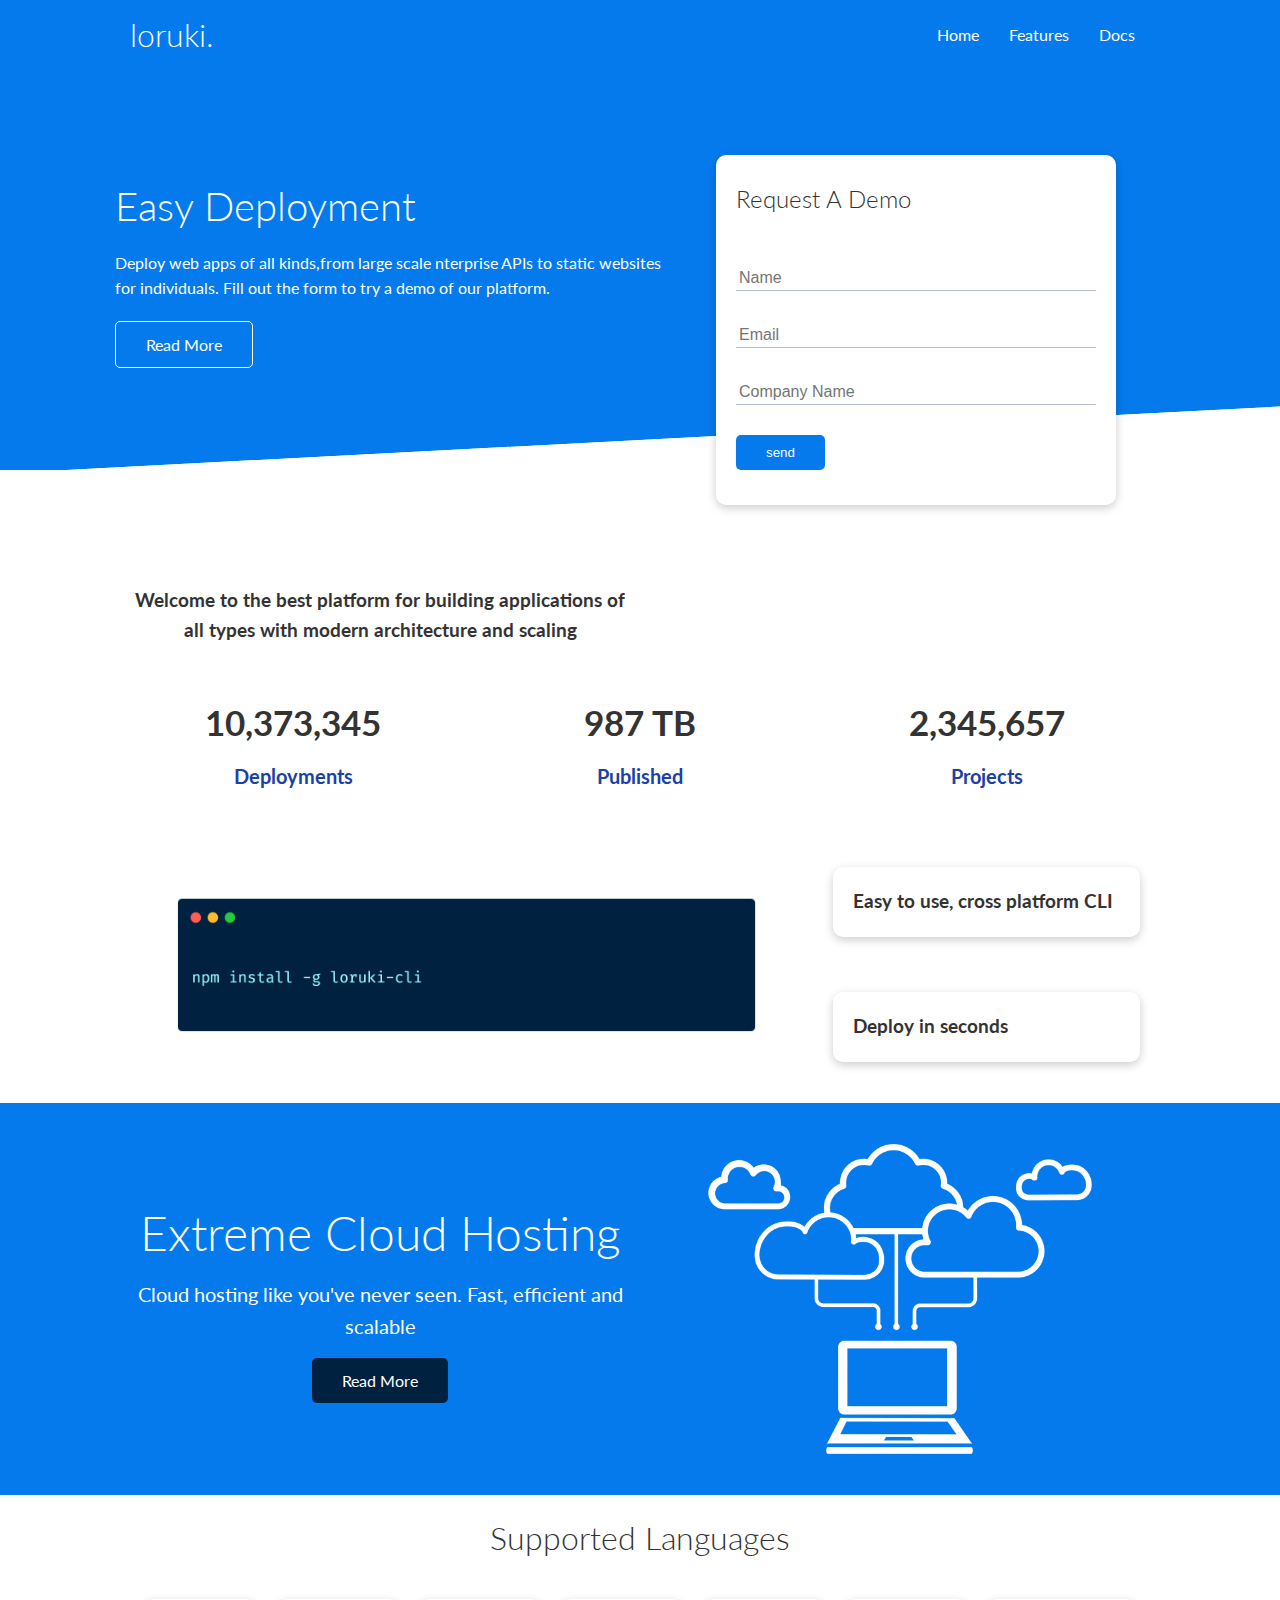
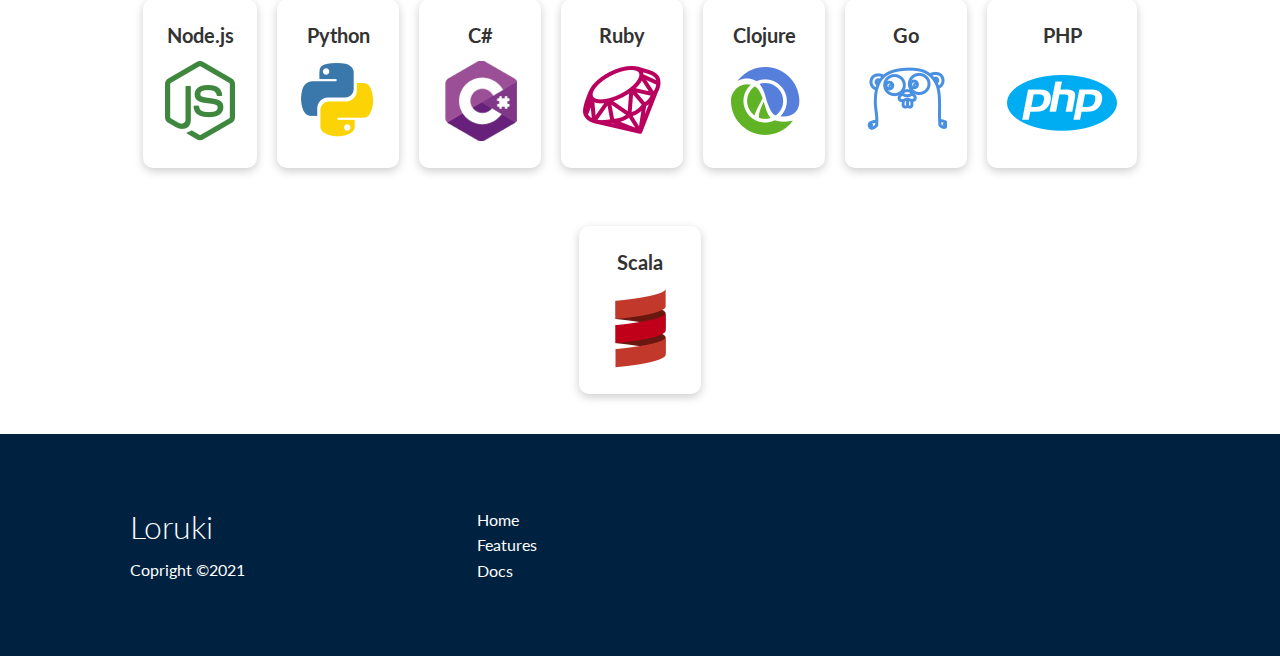
<file: index.html>
<!DOCTYPE html>
<html lang="en">
<head>
    <meta charset="UTF-8">
    <meta name="viewport" content="width=device-width, initial-scale=1.0">
    <link rel="stylesheet"href="https://cdnjs.cloudflare.com/ajax/libs/font-awesome/5.15.2/css/all.min.css" integrity="sha512-HK5fgLBL+xu6dm/Ii3z4xhlSUyZgTT9tuc/hSrtw6uzJOvgRr2a9jyxxT1ely+B+xFAmJKVSTbpM/CuL7qxO8w==" crossorigin="anonymous" />
    <link rel="stylesheet" href="css/style.css">
    <link rel="stylesheet" href="css/utilities.css">
    <title>Loruki | Cloud hosting for everyone</title>

</head>
<body>
    <!--nav bar-->
    <div class="navbar">
        <div class="container flex">
            <h1 class="logo">loruki.</h1>
            <nav>
                <ul>
                    <li><a href="index.html">Home</a></li>
                    <li><a href="features.html">Features</a></li>
                    <li><a href="docs.html">Docs</a></li>
                </ul>
            </div>
        </div>
    </div>

    <!--showcase-->

    <section class="showcase">
        <div class="container grid">
            <div class="showcase-text">
                <h1>Easy Deployment</h1>
                <p>Deploy web apps of all kinds,from
                large scale nterprise APIs to static 
                websites for individuals. Fill out the
                form to try a demo of our platform.
                </p><a href="features.html" class="btn btn-outline">Read More</a>
            </div>

            <div class="showcase-form card">
                <h2>Request A Demo</h2>
                <form name="contact" method="POST" data-netlify="true" 
                netlify-honeypot="bot-field">
                    <input type="hidden" name="form-name" value="contact">
                    <p class="hidden">
                        <label>Don’t fill this out if you’re human: <input name="bot-field" /></label>
                      </p>
                    <div class="form-control">
                        <input type="text" name="name" placeholder="Name" required >
                    </div>
                    <div class="form-control">
                        <input type="email" name="email" placeholder="Email" required>
                    </div>
                    <div class="form-control">
                        <input type="text" name="company name" placeholder="Company Name" required>
                    </div>
                    <input type="submit" value="send" class="btn btn-primary">
                </form>
            </div>
        </div>

    </section>

    <!--stats-->

    <section class="stats">
        <div class="container">
            <h3 class="stats-heading text-center my-1">
                Welcome to the best platform for building applications
                of all types with modern architecture and scaling
            </h3>
            <div class="grid grid-3 text-center my-4">
                <div>
                    <i class="fas fa-server fa-3x"></i>
                    <h3>10,373,345</h3>
                    <p class="text-secondary">Deployments</p>
                </div>
                <div>
                    <i class="fas fa-upload fa-3x"></i>
                    <h3>987 TB</h3>
                    <p class="text-secondary">Published</p>
                </div>
                <div>
                    <i class="fas fa-project-diagram fa-3x"></i>
                    <h3>2,345,657</h3>
                    <p class="text-secondary">Projects</p>
                </div>
            </div> 

        </div>
    </section>

    <!--cli-->

    <section class="cli">
        <div class="container grid" >
            <img src="images/cli.png" alt="">
            <div class="card">
                <h3>Easy to use, cross platform CLI</h3>
            </div>
            <div class="card">
                <h3>Deploy in seconds</h3>
            </div>
        </div>
    </section>

    <!--cloud-->
    <section class="cloud bg-primary my-2 py-2">
        <div class="container grid">
            <div class="text-center">
                <h2 class="lg">Extreme Cloud Hosting</h2>
                <p class="lead my-1">Cloud hosting like you've
                    never seen. Fast, efficient and scalable</p>
                <a href="features.html" class="btn btn-dark">
                    Read More
                </a>
            </div>
            <img src="images/cloud.png" alt="">
        </div>


    </section>

    <!--Languages-->
    <section class="languages">
        <h2 class="md text-center my-2">
            Supported Languages
        </h2>
        <div class="container flex">
            <div class="card">
                <h4>Node.js</h4>
                <img src="images/logos/node.png">
            </div>
            <div class="card">
                <h4>Python</h4>
                <img src="images/logos/python.png">
            </div>
            <div class="card">
                <h4>C#</h4>
                <img src="images/logos/csharp.png">
            </div>
            <div class="card">
                <h4>Ruby</h4>
                <img src="images/logos/ruby.png">
            </div>
            <div class="card">
                <h4>Clojure</h4>
                <img src="images/logos/clojure.png">
            </div>
            <div class="card">
                <h4>Go</h4>
                <img src="images/logos/go.png">
            </div>
            <div class="card">
                <h4>PHP</h4>
                <img src="images/logos/php.png">
            </div>
            <div class="card">
                <h4>Scala</h4>
                <img src="images/logos/scala.png">
            </div>
        </div>
    </section>

    <!--footer-->

    <footer class="footer bg-dark py-5">
        <div class="container grid grid-3">
            <div>
                <h1>Loruki</h1>
                <p>Copright &copy;2021</p>
            </div>
            <nav>
                <ul>
                    <li><a href="index.html">Home</a></li>
                    <li><a href="features.html">Features</a></li>
                    <li><a href="docs.html">Docs</a></li>
                </ul>
            </nav>
            <div class="social">
                <a href="#"><i class="fab fa-github fa-2x"></i></a>
                <a href="#"><i class="fab fa-facebok fa-2x"></i></a>
                <a href="#"><i class="fab fa-instagram fa-2x"></i></a>
                <a href="#"><i class="fab fa-twitter fa-2x"></i></a>
            </div>
        </div>
    </footer>

    
</body>
</html>
</file>
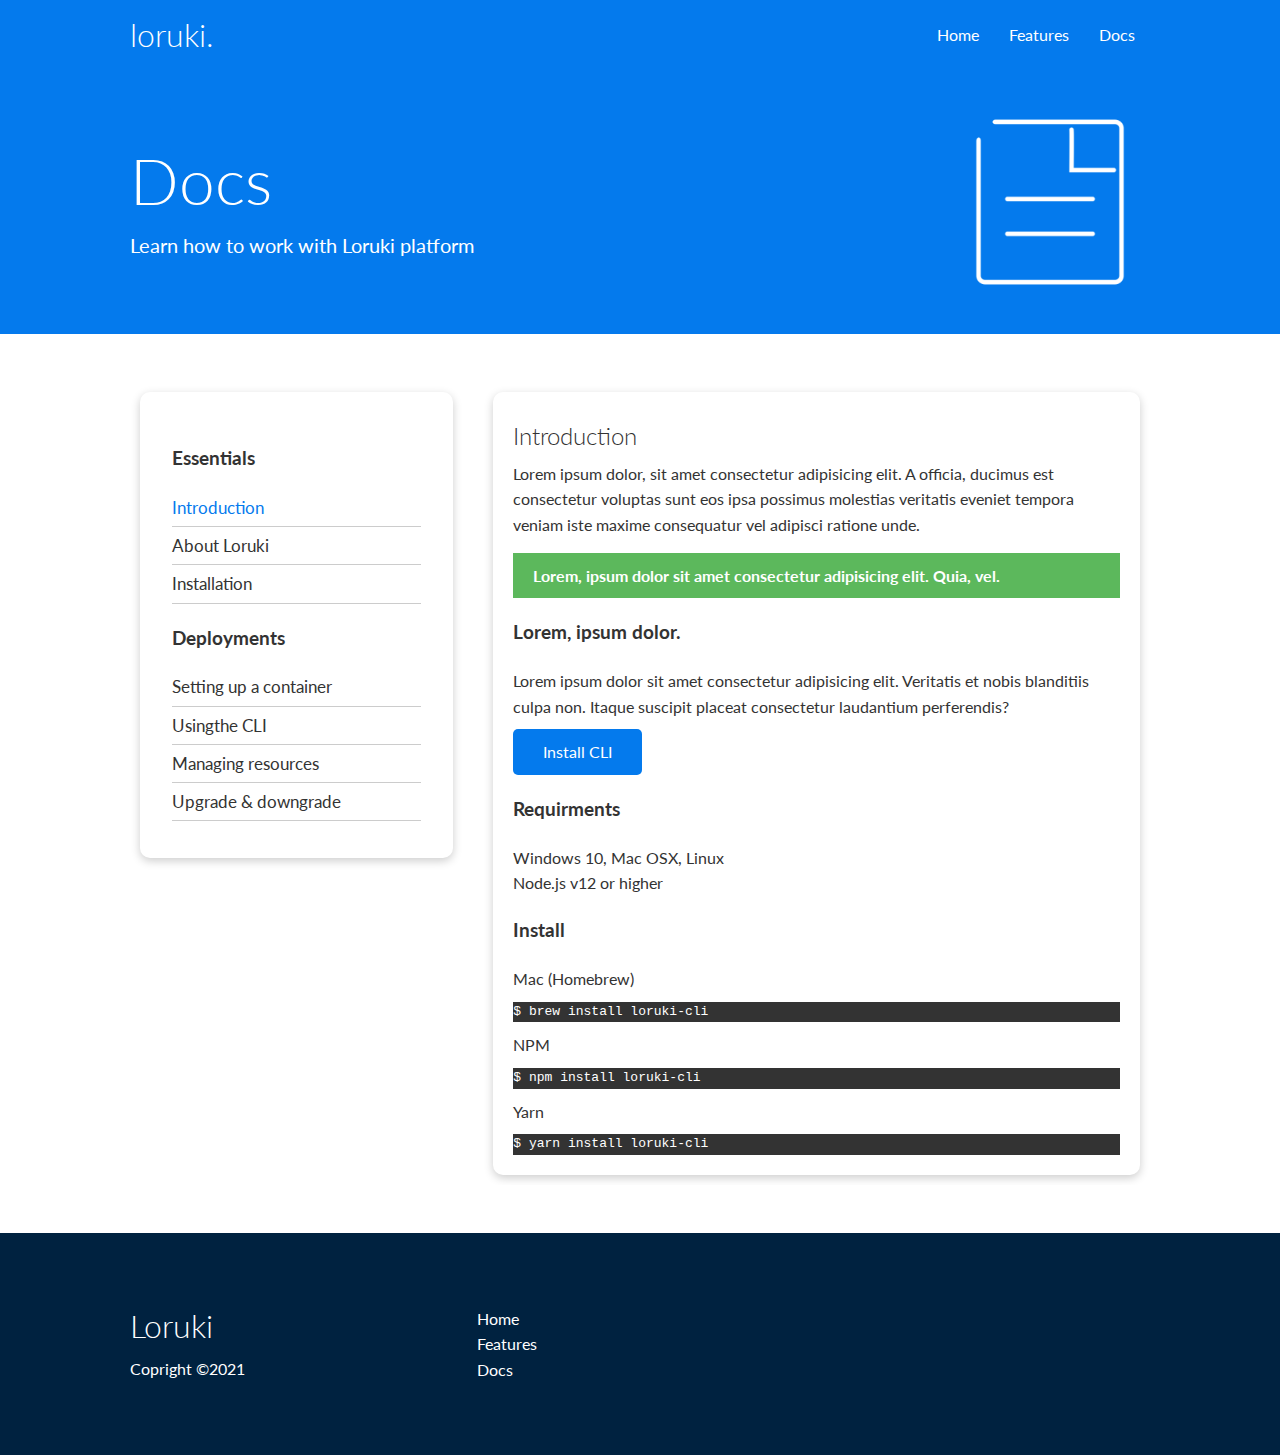
<file: docs.html>
<!DOCTYPE html>
<html lang="en">
<head>
    <meta charset="UTF-8">
    <meta name="viewport" content="width=device-width, initial-scale=1.0">
    <link rel="stylesheet"href="https://cdnjs.cloudflare.com/ajax/libs/font-awesome/5.15.2/css/all.min.css" integrity="sha512-HK5fgLBL+xu6dm/Ii3z4xhlSUyZgTT9tuc/hSrtw6uzJOvgRr2a9jyxxT1ely+B+xFAmJKVSTbpM/CuL7qxO8w==" crossorigin="anonymous" />
    <link rel="stylesheet" href="css/style.css">
    <link rel="stylesheet" href="css/utilities.css">
    <title>Loruki | Cloud hosting for everyone</title>

</head>
<body>
    <!--nav bar-->
    <div class="navbar">
        <div class="container flex">
            <h1 class="logo">loruki.</h1>
            <nav>
                <ul>
                    <li><a href="index.html">Home</a></li>
                    <li><a href="features.html">Features</a></li>
                    <li><a href="docs.html">Docs</a></li>
                </ul>
            </div>
        </div>
    </div>

    <!--head-->
    <section class="docs-head bg-primary py-3">
        <div class="container grid">
            <div>
                <h1 class="xl">Docs</h1>
                <p class="lead">
                    Learn how to work with Loruki platform
                </p>
            </div>
            <img src="images/docs.png" alt="">
        </div>
    </section>
   
    <!--docs main-->
    <section class="docs-main my-4">
        <div class="container grid">
            <div class="card p-3">
                <h3 class="my-2">Essentials</h3>
                <nav>
                    <ul>
                        <li><a class="text-primary" href="#">Introduction</a></li>
                        <li><a href="#">About Loruki</a></li>
                        <li><a href="#">Installation</a></li>
                    </ul>
                </nav>
                <h3 class="my-2">Deployments</h3>
                <nav>
                    <ul>
                        <li><a href="#">Setting up a container</a></li>
                        <li><a href="#">Usingthe CLI</a></li>
                        <li><a href="#">Managing resources</a></li>
                        <li><a href="#">Upgrade & downgrade</a></li>
                    </ul>
                </nav>
            </div>
            <div class="card">
                <h2>Introduction</h2>
                <p>Lorem ipsum dolor, sit amet consectetur adipisicing elit. 
                    A officia, ducimus est consectetur voluptas sunt eos ipsa 
                    possimus molestias veritatis eveniet tempora veniam iste 
                    maxime consequatur vel adipisci ratione unde.</p>
                <div class="alert alert-success">
                    <i class="fa fa-info"></i>Lorem, ipsum dolor sit amet 
                    consectetur adipisicing elit. Quia, vel.
                </div>
                
                <h3>Lorem, ipsum dolor.</h3>
                <p>Lorem ipsum dolor sit amet consectetur adipisicing elit. 
                    Veritatis et nobis blanditiis culpa non. Itaque suscipit 
                    placeat consectetur laudantium perferendis?</p>
                    <a href="#" class="btn btn-primary">Install CLI</a>
                
                <h3>Requirments</h3>
                <ul>
                    <li>Windows 10, Mac OSX, Linux</li>
                    <li>Node.js v12 or higher</li>
                </ul>

                <h3>Install</h3>
                <p>Mac (Homebrew)</p>
                <pre><code>$ brew install loruki-cli</code></pre>
                <p>NPM</p>
                <pre><code>$ npm install loruki-cli</code></pre>
                <p>Yarn</p>
                <pre><code>$ yarn install loruki-cli</code></pre>
            </div>  
        </div>
    </section>
    
    <!--footer-->

    <footer class="footer bg-dark py-5">
        <div class="container grid grid-3">
            <div>
                <h1>Loruki</h1>
                <p>Copright &copy;2021</p>
            </div>
            <nav>
                <ul>
                    <li><a href="index.html">Home</a></li>
                    <li><a href="features.html">Features</a></li>
                    <li><a href="docs.html">Docs</a></li>
                </ul>
            </nav>
            <div class="social">
                <a href="#"><i class="fab fa-github fa-2x"></i></a>
                <a href="#"><i class="fab fa-facebok fa-2x"></i></a>
                <a href="#"><i class="fab fa-instagram fa-2x"></i></a>
                <a href="#"><i class="fab fa-twitter fa-2x"></i></a>
            </div>
        </div>
    </footer>

    
</body>
</html>
</file>
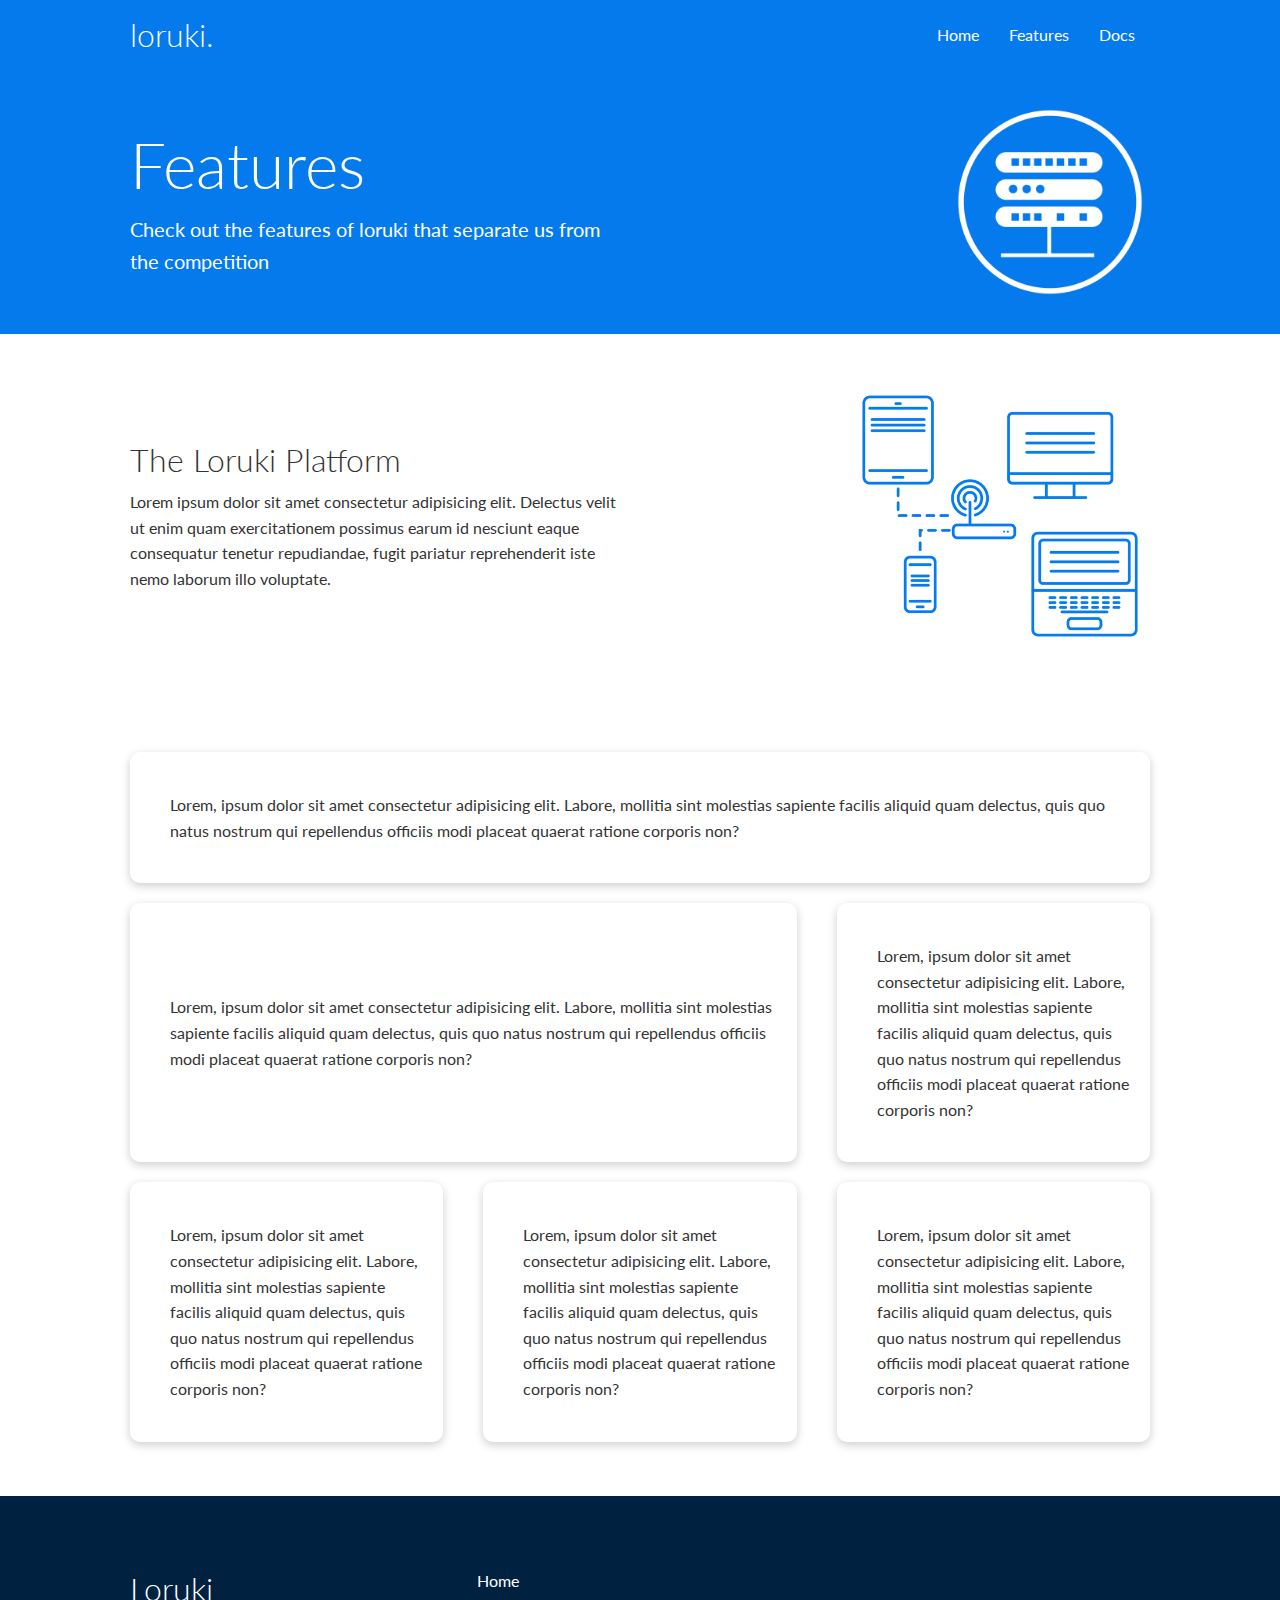
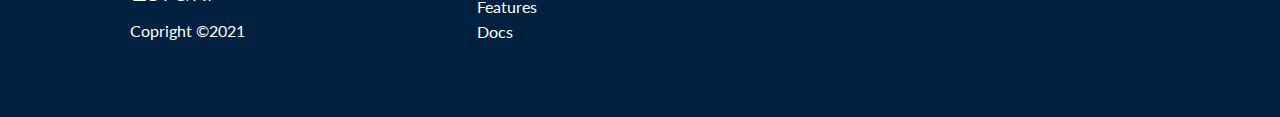
<file: features.html>
<!DOCTYPE html>
<html lang="en">
<head>
    <meta charset="UTF-8">
    <meta name="viewport" content="width=device-width, initial-scale=1.0">
    <link rel="stylesheet"href="https://cdnjs.cloudflare.com/ajax/libs/font-awesome/5.15.2/css/all.min.css" integrity="sha512-HK5fgLBL+xu6dm/Ii3z4xhlSUyZgTT9tuc/hSrtw6uzJOvgRr2a9jyxxT1ely+B+xFAmJKVSTbpM/CuL7qxO8w==" crossorigin="anonymous" />
    <link rel="stylesheet" href="css/style.css">
    <link rel="stylesheet" href="css/utilities.css">
    <title>Loruki | Cloud hosting for everyone</title>

</head>
<body>
    <!--nav bar-->
    <div class="navbar">
        <div class="container flex">
            <h1 class="logo">loruki.</h1>
            <nav>
                <ul>
                    <li><a href="index.html">Home</a></li>
                    <li><a href="features.html">Features</a></li>
                    <li><a href="docs.html">Docs</a></li>
                </ul>
            </div>
        </div>
    </div>

    <!--head-->
    <section class="features-head bg-primary py-3">
        <div class="container grid">
            <div>
                <h1 class="xl">Features</h1>
                <p class="lead">
                Check out the features of loruki that
                separate us from the competition
                </p>
            </div>
            <img src="images/server.png" alt="">
        </div>
    </section>
    <!--sub-head-->
    <section class="features-sub-head py-3">
        <div class="container grid">
            <div>
                <h1 class="md">The Loruki Platform</h1>
                <p>
                    Lorem ipsum dolor sit amet consectetur 
                    adipisicing elit. Delectus velit ut enim 
                    quam exercitationem possimus earum id 
                    nesciunt eaque consequatur tenetur 
                    repudiandae, fugit pariatur reprehenderit 
                    iste nemo laborum illo voluptate.
                </p>
            </div>
            <img src="images/server2.png" alt="">
        </div>
    </section>
    <section class="features-main my-2">
        <div class="container grid grid-3">
            <div class="card flex">
                <i class="fas fa-server fa-3x"></i>
                <p>
                    Lorem, ipsum dolor sit amet consectetur 
                    adipisicing elit. Labore, mollitia sint 
                    molestias sapiente facilis aliquid quam 
                    delectus, quis quo natus nostrum qui 
                    repellendus officiis modi placeat quaerat 
                    ratione corporis non?
                </p>
            </div>
            <div class="card flex">
                <i class="fas fa-database fa-3x"></i>
                <p>
                    Lorem, ipsum dolor sit amet consectetur 
                    adipisicing elit. Labore, mollitia sint 
                    molestias sapiente facilis aliquid quam 
                    delectus, quis quo natus nostrum qui 
                    repellendus officiis modi placeat quaerat 
                    ratione corporis non?
                </p>
            </div>
            <div class="card flex">
                <i class="fas fa-power-off fa-3x"></i>
                <p>
                    Lorem, ipsum dolor sit amet consectetur 
                    adipisicing elit. Labore, mollitia sint 
                    molestias sapiente facilis aliquid quam 
                    delectus, quis quo natus nostrum qui 
                    repellendus officiis modi placeat quaerat 
                    ratione corporis non?
                </p>
            </div>
            <div class="card flex">
                <i class="fas fa-upload fa-3x"></i>
                <p>
                    Lorem, ipsum dolor sit amet consectetur 
                    adipisicing elit. Labore, mollitia sint 
                    molestias sapiente facilis aliquid quam 
                    delectus, quis quo natus nostrum qui 
                    repellendus officiis modi placeat quaerat 
                    ratione corporis non?
                </p>
            </div>
            <div class="card flex">
                <i class="fas fa-laptop-code
                 fa-3x"></i>
                <p>
                    Lorem, ipsum dolor sit amet consectetur 
                    adipisicing elit. Labore, mollitia sint 
                    molestias sapiente facilis aliquid quam 
                    delectus, quis quo natus nostrum qui 
                    repellendus officiis modi placeat quaerat 
                    ratione corporis non?
                </p>
            </div>
            <div class="card flex">
                <i class="fas fa-network-wired fa-3x"></i>
                <p>
                    Lorem, ipsum dolor sit amet consectetur 
                    adipisicing elit. Labore, mollitia sint 
                    molestias sapiente facilis aliquid quam 
                    delectus, quis quo natus nostrum qui 
                    repellendus officiis modi placeat quaerat 
                    ratione corporis non?
                </p>
            </div>
        </div>

    </section>
    
    
    <!--footer-->

    <footer class="footer bg-dark py-5">
        <div class="container grid grid-3">
            <div>
                <h1>Loruki</h1>
                <p>Copright &copy;2021</p>
            </div>
            <nav>
                <ul>
                    <li><a href="index.html">Home</a></li>
                    <li><a href="features.html">Features</a></li>
                    <li><a href="docs.html">Docs</a></li>
                </ul>
            </nav>
            <div class="social">
                <a href="#"><i class="fab fa-github fa-2x"></i></a>
                <a href="#"><i class="fab fa-facebok fa-2x"></i></a>
                <a href="#"><i class="fab fa-instagram fa-2x"></i></a>
                <a href="#"><i class="fab fa-twitter fa-2x"></i></a>
            </div>
        </div>
    </footer>

    
</body>
</html>
</file>
<file: css/style.css>
@import url('https://fonts.googleapis.com/css2?family=Lato:wght@300&display=swap');


:root {
    --primary-color: #047aed;
    --secondary-color: #1c3fa8;
    --dark-color: #002240;
    --light-color: #f4f4f4;
    --success-color: #5cb85c;
    --error-color: #d9534f;
}


* {
    box-sizing: border-box;
    padding: 0;
    margin: 0;
}

body {
    font-family: 'Lato', sans-serif;
    color: #333;
    line-height: 1.6;
}

ul {
    list-style-type: none;
}
 a {
     text-decoration: none;
     color: #333;
 }

 h1,
 h2 {
     font-weight: 300;
     line-height: 1.2;
     margin: 10px 0;
 }

 p {
     margin: 10px 0;
 }

 img {
     width: 100%;
 }

 code, pre {
     background: #333;
     color: #fff;
 }

.hidden {
    visibility: hidden;
    height:0;
}

 /*navbar styling*/

 .navbar {
     background-color: var(--primary-color);
     color: #fff;
     height: 70px;
 }

 .navbar ul {
     display: flex;
 }

 .navbar a {
     color: #fff;
     padding: 10px;
     margin: 0 5px;
 }

 .navbar a:hover {
     border-bottom: 2px #fff solid;
 }

 .navbar .flex {
     justify-content: space-between;
 }

/*Showcase*/
.showcase {
height: 400px;
background-color: var(--primary-color);
color:#fff;
position: relative;
}

.showcase h1 {
    font-size: 40px;
}

.showcase p {
    margin: 20px 0;
}

.showcase .grid {
    overflow: visible;
    grid-template-columns: 55% 45%;
    gap: 30px;
    
}

.showcase-text {
    animation: slideInFromLeft 1s ease-in;
}

.showcase-form {
    position: relative;
    top: 60px;
    height: 350px;
    width: 400px;
    padding: 40px;
    z-index: 100;
    animation: slideInFromRight 1s ease-in;
}

.showcase-form .form-control {
    margin: 30px 0;
}

.showcase-form input[type='text'],
.showcase-form input[type=email] {
    border: 0;
    border-bottom: 1px solid #b4becb;
    width: 100%;
    font-size: 16px;
    padding: 3px;
}

.showcase-form input:focus {
    outline: none;
}

.showcase::before,
.showcase::after {
    content: '';
    position: absolute;
    height: 100px;
    bottom: -70px;
    right: 0;
    left: 0;
    background: #fff;
    transform: skewY(-3deg);
    -webkit-transform: skewY(-3deg);
    -moz-transform: skewY(-3deg);
    -ms-transform: skewY(-3deg);

}

/*Stats*/
.stats {
    padding-top: 100px;
    animation: slideInFromBottom 1s ease-in;
}

.stats-heading {
    max-width: 500px;
    margin: auto;
}
 
.stats .grid h3 {
    font-size: 35px;
}

.stats .grid p {
    font-size: 20px;
    font-weight: bold;
}

/*cli*/
.cli .grid{
    grid-template-columns: repeat(3, 1fr);
grid-template-rows: repeat(2, 1fr);
}

.cli .grid>*:first-child{
    grid-column: 1/span 2;
    grid-row: 1/span 2;
}

/*cloud*/

.cloud .grid{
    grid-template-columns:4fr,3fr ;
}

/*Languages*/

.languages .card{
    text-align: center;
    margin: 18px 10px 40px;
    transition: transform 0.2s ease-in-out;
}

.languages .flex{
    flex-wrap: wrap;
}

.languages .card h4{
    font-size: 20px;
    margin-bottom: 10px;
}

.languages .card:hover{
    transform: translateY(-15px);
}

/*features*/
.features-head img, .docs-head img{
    width: 200px;
    justify-self: flex-end;
}

.features-sub-head img{
    width: 300px;
    justify-self: flex-end;
}

.features-main .card > i{
    margin-right: 20px;
}

.features-main .grid{
    padding: 30px;
}

.features-main .grid > *:first-child{
    grid-column: 1/span 3;
}

.features-main .grid > *:nth-child(2){
    grid-column: 1/span 2;
}

/*doc*/

.docs-main h3{
    margin: 20px 0;
}

.docs-main .grid{
    grid-template-columns: 1fr 2fr;
    align-items: flex-start;
}

.docs-main nav li{
    font-size: 17px;
    padding-bottom: 5px;
    margin-bottom: 5px;
    border-bottom: 1px #ccc solid;
}
 .docs-main a:hover{
     font-weight: bold;
 }

/*Footer*/
.footer .social a {
    margin: 0 10px;
}

/*animation*/
@keyframes slideInFromLeft{
    0%{
       transform: translateX(-100%); 
    }
    100% {
        transform: translateX(0)
    }
}

@keyframes slideInFromRight{
    0%{
       transform: translateX(100%); 
    }
    100% {
        transform: translateX(0)
    }
}

@keyframes slideInFromTop{
    0%{
       transform: translateY(-100%); 
    }
    100% {
        transform: translateY(0)
    }
}

@keyframes slideInFromBottom{
    0%{
       transform: translateY(100%); 
    }
    100%{
        transform: translateY(0)
    }
}




/*Tablets and Under*/
@media(max-width:768px){
    .grid,
    .showcase .grid,
    .stats .grid,
    .cli .grid,
    .cloud .grid,
    .features-main .grid,
    .docs-main .grid {
        grid-template-columns: 1fr;
        grid-template-rows: 1fr;
    }

    .showcase{
        height:auto;
    }
    .showcase-text{
        text-align: center;
        margin-top: 40px;
        animation: slideInFromTop 1s ease-in;
    }
    .showcase-form{
        justify-self: center;
        margin: auto;
        animation: slideInFromBottom 1s ease-in;
    }
    .cli .grid > *:first-child{
        grid-column: 1;
        grid-row: 1;

    }

    .features-head,
    .features-sub-head,
    .docs-head{
        text-align: center;
    }

    .features-head img,
    .features-sub-head img,
    .docs-head img {
        justify-self: center;
    }

    .features-main .grid>*:first-child,
    .features-main .grid>*:nth-child(2){
        grid-column: 1;
    }

}



/*mobile*/
@media(max-width:500px){
    .navbar{
        height: 110px;
    }
    .navbar .flex{
        flex-direction: column;
    }
    .navbar ul{
        padding: 10px;
        background-color: rgba(0,0,0,0.1);
    }
}
</file>
<file: css/utilities.css>
.container {
    max-width: 1100px;
    margin: 0 auto;
    overflow: auto;
    padding: 0 40px;

}

.card {
   background-color: #fff;
   color: #333;
   border-radius: 10px;
   box-shadow: 0 3px 10px rgba(0,0,0,0.2);
   padding: 20px;
   margin: 10px;
}

.btn {
   display: inline-block;
   padding: 10px 30px;
   cursor: pointer;
   background: var(--primary-color);
   color: #fff;
   border: none;
   border-radius: 5px;
}

.btn-outline {
   background-color: transparent;
   border: 1px #fff solid;
}

.btn:hover {
   transform: scale(0.9);
}

/*Backgrounds and colored buttons*/

.bg-primary,
.btn-primary{
    background-color: var(--primary-color);
    color: white;
}

.bg-secondary,
.btn-secondary{
    background-color: var(--secondary-color);
    color: white;
}

.bg-dark,
.btn-dark{
    background-color: var(--dark-color);
    color: white;
}

.bg-light,
.btn-light{
    background-color: var(--light-color);
    color: white;
}

.bg-primary a,
.btn-primary a,
.bg-secondary a,
.btn-secondary a,
.bg-dark a,
.btn-dark a {
    color: white;
}

/*text colors*/


.text-primary{
  color: var(--primary-color);

}

.text-secondary{
  color: var(--secondary-color);

}

.text-dark{
   color: var(--dark-color);

}

.text-light{
    color: var(--light-color);

}


/*text sizes*/

.lead{
    font-size: 20px;
}

.sm{
    font-size: 1rem;
}

.md{
    font-size: 2rem;
}

.lg{
    font-size: 3rem;
}
.xl{
    font-size: 4rem;
}


.text-center {
    text-align: center;
}

/*Alert*/

.alert {
    background-color: var(--light-color);
    padding: 10px 20px;
    font-weight: bold ;
    margin: 15px 0;
}

.alert-success {
    background-color: var(--success-color);
    color: white;
}

.alert-error {
    background-color: var(--error-color);
    color: white;
}

.flex {
    display: flex;
    justify-content: center;
    align-items: center;
    height: 100%;
}

.grid {
    display: grid;
    grid-template-columns: repeat(2,1fr);
    gap: 20px;
    justify-content: center;
    align-items: center;
    height: 100%;
}

.grid-3{
    grid-template-columns: repeat(3,1fr);
}

/*margin*/

.my-1 {
    margin: 1rem 0;
}

.my-2 {
    margin: 1.5rem 0;
}

.my-3 {
    margin: 2rem 0;
}

.my-4{
    margin: 3rem 0;
}

.my-5 {
    margin: 4rem 0;
}

.m-1 {
    margin: 1rem;
}

.m-2 {
    margin: 1.5rem;
}

.m-3 {
    margin: 2rem;
}

.m-4 {
    margin: 3rem;
}

.m-5{
    margin: 4rem;
}


/*padding*/
.py-1 {
    padding: 1rem 0;
}

.py-2 {
    padding: 1.5rem 0;
}

.py-3 {
    padding: 2rem 0;
}

.py-4 {
    padding: 3rem 0;
}

.py-5 {
    padding: 4rem 0;
}

.p-1 {
    padding: 1rem;
}

.p-2 {
    padding: 1.5rem;
}

.p-3{
    padding: 2rem;
}

.p-4{
    padding: 3rem;
}

.p-5{
    padding: 4;
}
</file>
